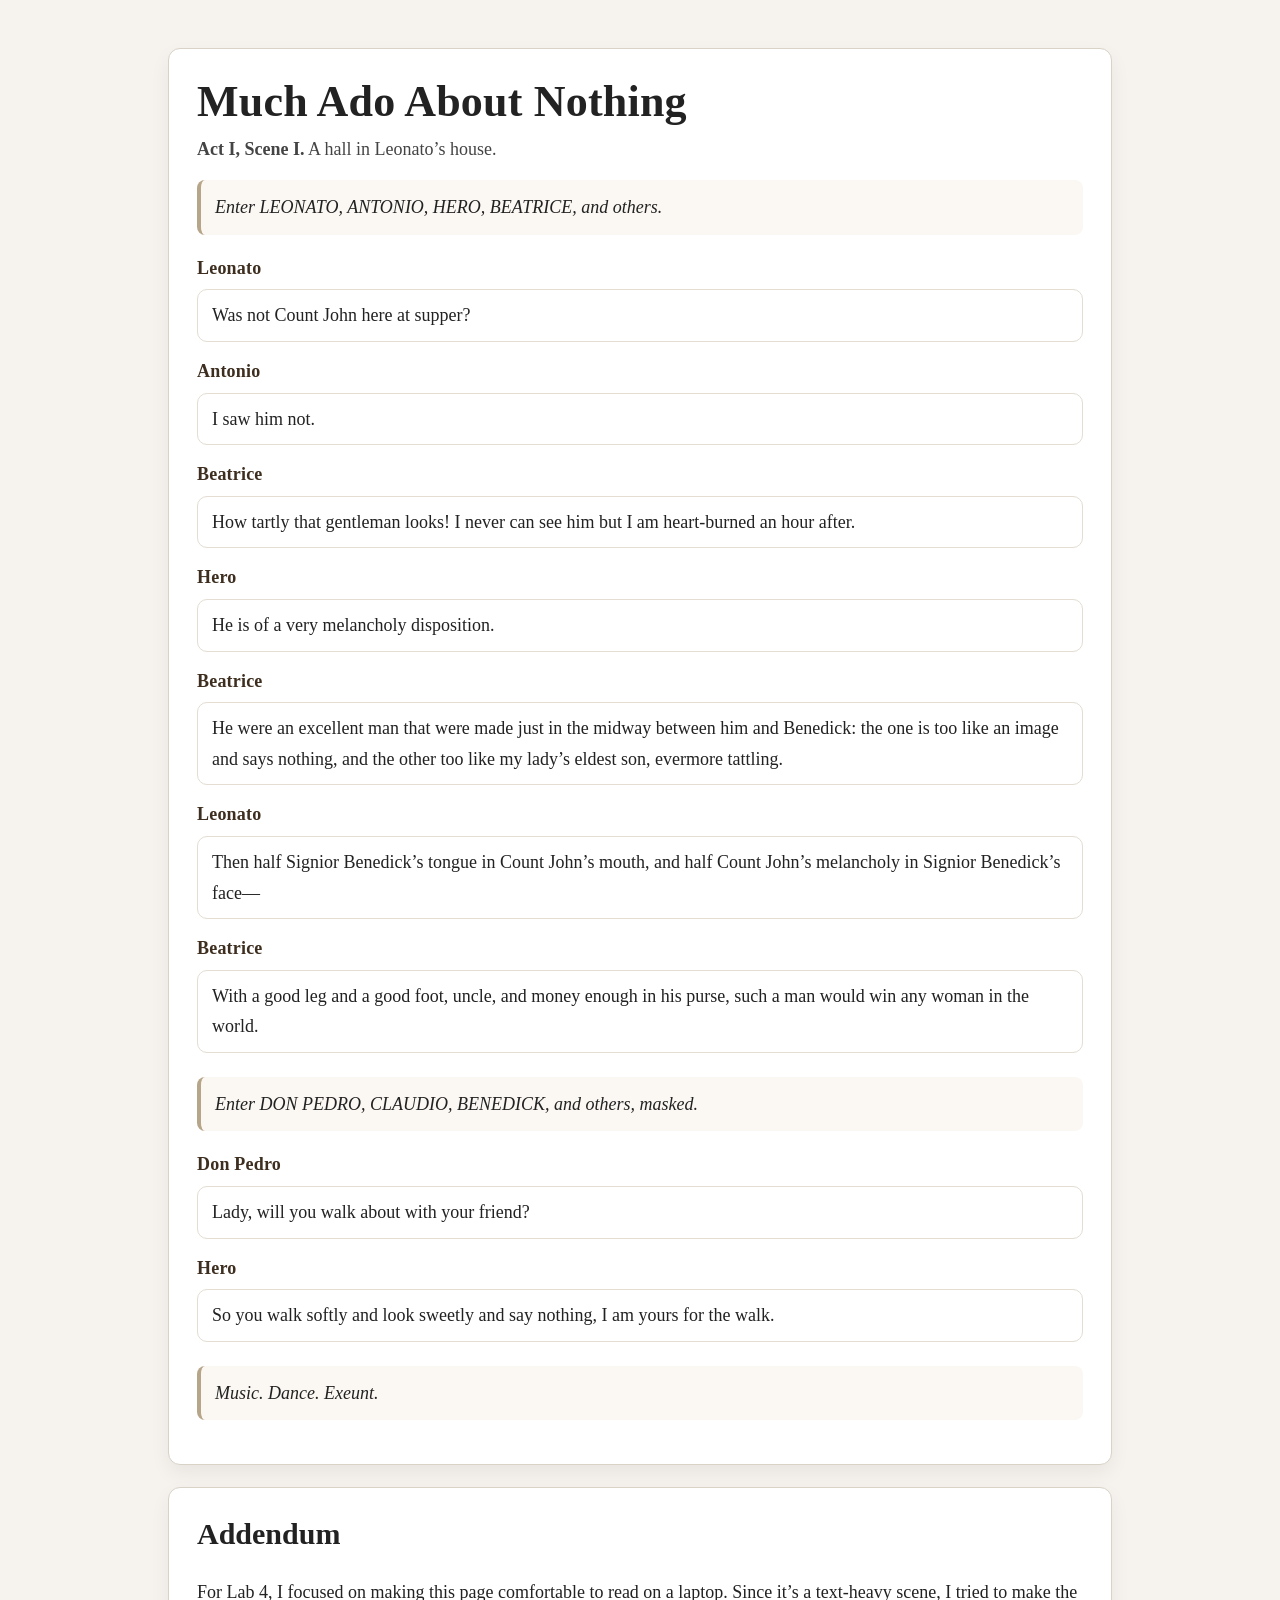
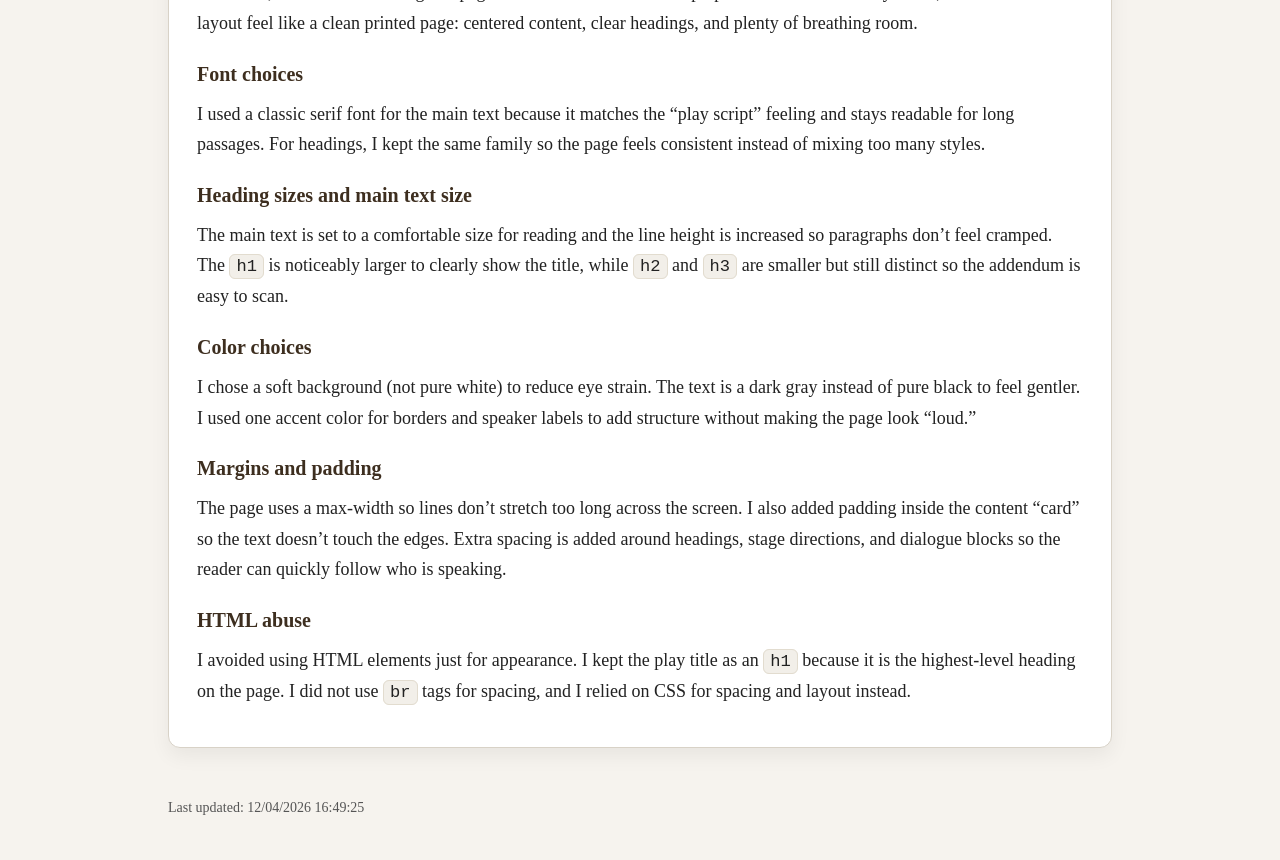
<file: Public/itc505/lab-4/index.html>
<!doctype html>
<html lang="en">
<head>
  <meta charset="utf-8">
  <title>Much Ado About Nothing – Act I, Scene I</title>
  <link rel="stylesheet" href="styles.css">
</head>

<body>
  <main class="container">
    <!-- ARTICLE 1: THE SCENE -->
    <article class="card">
      <header class="page-header">
        <h1>Much Ado About Nothing</h1>
        <p class="scene"><strong>Act I, Scene I.</strong> A hall in Leonato’s house.</p>
      </header>

      <p class="stage"><em>Enter LEONATO, ANTONIO, HERO, BEATRICE, and others.</em></p>

      <dl class="dialogue">
        <dt>Leonato</dt>
        <dd>Was not Count John here at supper?</dd>

        <dt>Antonio</dt>
        <dd>I saw him not.</dd>

        <dt>Beatrice</dt>
        <dd>
          How tartly that gentleman looks! I never can see him but I am
          heart-burned an hour after.
        </dd>

        <dt>Hero</dt>
        <dd>He is of a very melancholy disposition.</dd>

        <dt>Beatrice</dt>
        <dd>
          He were an excellent man that were made just in the midway between
          him and Benedick: the one is too like an image and says nothing, and
          the other too like my lady’s eldest son, evermore tattling.
        </dd>

        <dt>Leonato</dt>
        <dd>
          Then half Signior Benedick’s tongue in Count John’s mouth, and half
          Count John’s melancholy in Signior Benedick’s face—
        </dd>

        <dt>Beatrice</dt>
        <dd>
          With a good leg and a good foot, uncle, and money enough in his
          purse, such a man would win any woman in the world.
        </dd>
      </dl>

      <p class="stage"><em>Enter DON PEDRO, CLAUDIO, BENEDICK, and others, masked.</em></p>

      <dl class="dialogue">
        <dt>Don Pedro</dt>
        <dd>Lady, will you walk about with your friend?</dd>

        <dt>Hero</dt>
        <dd>
          So you walk softly and look sweetly and say nothing, I am yours for
          the walk.
        </dd>
      </dl>

      <p class="stage"><em>Music. Dance. Exeunt.</em></p>
    </article>

    <!-- ARTICLE 2: ADDENDUM -->
    <article class="card addendum">
      <h2>Addendum</h2>

      <p>
        For Lab 4, I focused on making this page comfortable to read on a laptop.
        Since it’s a text-heavy scene, I tried to make the layout feel like a clean
        printed page: centered content, clear headings, and plenty of breathing room.
      </p>

      <h3>Font choices</h3>
      <p>
        I used a classic serif font for the main text because it matches the “play script”
        feeling and stays readable for long passages. For headings, I kept the same family
        so the page feels consistent instead of mixing too many styles.
      </p>

      <h3>Heading sizes and main text size</h3>
      <p>
        The main text is set to a comfortable size for reading and the line height is increased
        so paragraphs don’t feel cramped. The <code>h1</code> is noticeably larger to clearly show the
        title, while <code>h2</code> and <code>h3</code> are smaller but still distinct so the addendum is easy to scan.
      </p>

      <h3>Color choices</h3>
      <p>
        I chose a soft background (not pure white) to reduce eye strain. The text is a dark gray
        instead of pure black to feel gentler. I used one accent color for borders and speaker labels
        to add structure without making the page look “loud.”
      </p>

      <h3>Margins and padding</h3>
      <p>
        The page uses a max-width so lines don’t stretch too long across the screen. I also added
        padding inside the content “card” so the text doesn’t touch the edges. Extra spacing is added
        around headings, stage directions, and dialogue blocks so the reader can quickly follow who is speaking.
      </p>

      <h3>HTML abuse</h3>
      <p>
        I avoided using HTML elements just for appearance. I kept the play title as an <code>h1</code> because it is
        the highest-level heading on the page. I did not use <code>br</code> tags for spacing, and I relied on CSS for
        spacing and layout instead.
      </p>
    </article>
  </main>

  <!-- REQUIRED FOOTER (keep exactly like this) -->
  <footer>
    <p>Last updated:
      <span id="lastModified"></span>
    </p>
  </footer>

  <script type="text/javascript">
    var x = document.lastModified;
    document.getElementById('lastModified').textContent = x;
  </script>
</body>
</html>
</file>
<file: Public/itc505/lab-4/styles.css>
/* Lab 4: Presentational CSS for a text-heavy page */

* {
  box-sizing: border-box;
}

body {
  margin: 0;
  font-family: Georgia, "Times New Roman", Times, serif;
  font-size: 18px;
  line-height: 1.7;
  color: #222;
  background: #f6f3ee;
}

.container {
  max-width: 980px;
  margin: 48px auto;
  padding: 0 18px;
}

.card {
  background: #ffffff;
  border: 1px solid #d8d2c7;
  border-radius: 12px;
  padding: 28px 28px;
  box-shadow: 0 8px 20px rgba(0, 0, 0, 0.06);
  margin-bottom: 22px;
}

.page-header h1 {
  margin: 0 0 6px 0;
  font-size: 44px;
  line-height: 1.15;
  letter-spacing: 0.2px;
}

.scene {
  margin: 0;
  font-size: 18px;
  color: #444;
}

.stage {
  margin: 16px 0;
  padding: 12px 14px;
  border-left: 4px solid #b7a58a;
  background: #fbf8f3;
  border-radius: 8px;
}

.dialogue {
  margin: 18px 0 24px 0;
}

.dialogue dt {
  margin-top: 14px;
  font-weight: 700;
  letter-spacing: 0.2px;
  color: #3d2e1f;
  text-transform: capitalize;
}

.dialogue dd {
  margin: 6px 0 0 0;
  padding: 10px 14px;
  background: #ffffff;
  border: 1px solid #e3ddd2;
  border-radius: 10px;
}

.addendum h2 {
  margin-top: 0;
  font-size: 30px;
  line-height: 1.2;
}

.addendum h3 {
  margin: 22px 0 6px 0;
  font-size: 20px;
  line-height: 1.3;
  color: #3d2e1f;
}

p {
  margin: 12px 0;
}

code {
  font-family: ui-monospace, SFMono-Regular, Menlo, Monaco, Consolas, "Liberation Mono", monospace;
  font-size: 0.95em;
  padding: 2px 6px;
  border-radius: 6px;
  background: #f2efe9;
  border: 1px solid #e2dccf;
}

footer {
  max-width: 980px;
  margin: 10px auto 40px auto;
  padding: 0 18px;
  color: #555;
  font-size: 14px;
}

footer p {
  margin: 0;
}
</file>
